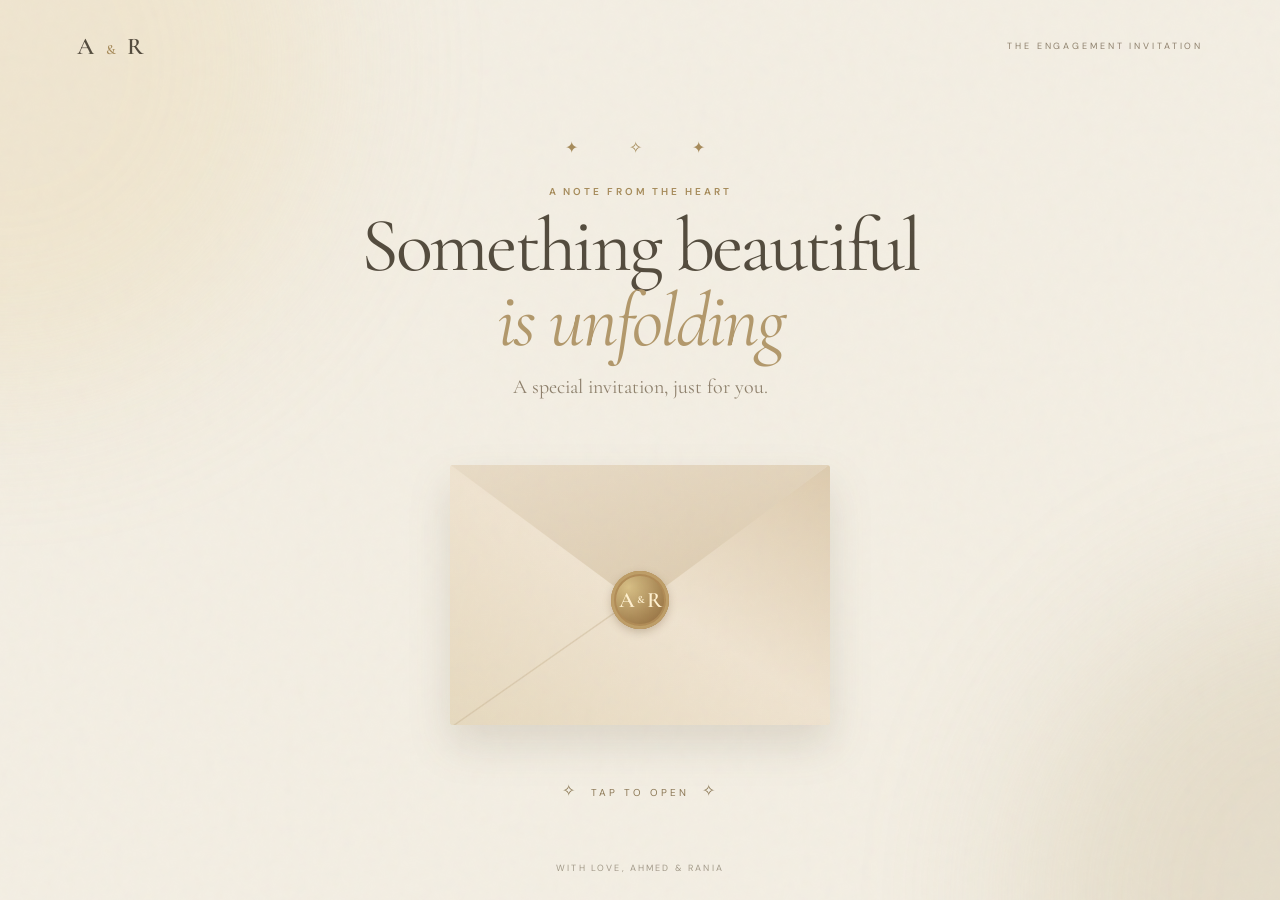
<file: index.html>
<!DOCTYPE html>
<html lang="en">
<head>
  <meta charset="UTF-8" />
  <meta name="viewport" content="width=device-width, initial-scale=1.0" />
  <meta name="theme-color" content="#eee8da" />
  <meta name="description" content="You are warmly invited to celebrate the engagement of Ahmed & Rania." />
  <meta property="og:title" content="Ahmed &amp; Rania | Engagement Celebration" />
  <meta property="og:description" content="Join us to celebrate the engagement of Ahmed &amp; Rania on November 25, 2026." />
  <meta property="og:type" content="website" />
  <meta name="twitter:card" content="summary" />
  <meta name="twitter:title" content="Ahmed &amp; Rania | Engagement Celebration" />
  <title>Ahmed & Rania | Engagement Celebration</title>
  <link rel="preconnect" href="https://fonts.googleapis.com" />
  <link rel="preconnect" href="https://fonts.gstatic.com" crossorigin />
  <link href="https://fonts.googleapis.com/css2?family=Cormorant+Garamond:wght@400;500;600&family=DM+Sans:wght@400;500;600&family=Great+Vibes&display=swap" rel="stylesheet" />
  <link rel="stylesheet" href="styles.css" />
</head>
<body>
  <div class="grain" aria-hidden="true"></div>
  <div class="ambient ambient-a" aria-hidden="true"></div><div class="ambient ambient-b" aria-hidden="true"></div>
  <header class="topbar"><span class="wordmark">A <span>&</span> R</span><span class="topbar-right">THE ENGAGEMENT INVITATION</span></header>
  <main>
    <section class="intro" id="intro" aria-label="Open engagement invitation">
      <div class="tiny-stars" aria-hidden="true">✦ &nbsp; ✧ &nbsp; ✦</div>
      <p class="eyebrow">A NOTE FROM THE HEART</p>
      <h1 class="intro-title">Something beautiful<br /><em>is unfolding</em></h1>
      <p class="intro-description">A special invitation, just for you.</p>
      <button class="envelope-button" id="openInvite" type="button" aria-label="Open engagement invitation">
        <div class="envelope-scene">
          <div class="envelope-back"></div>
          <div class="letter-peek"><span>TO OUR DEAREST</span><strong>Family & Friends</strong><span class="mini-leaf">❧</span></div>
          <div class="envelope-front"></div>
          <div class="envelope-flap"></div>
          <div class="seal">A<span>&</span>R</div>
        </div>
      </button>
      <button id="openText" class="open-label" type="button"><span class="open-spark">✧</span> TAP TO OPEN <span class="open-spark">✧</span></button>
      <div class="intro-bottom">WITH LOVE, AHMED & RANIA</div>
    </section>
    <section class="invitation" id="invitation" aria-label="Ahmed and Rania engagement details" hidden>
      <div class="invitation-paper">
        <svg class="corner corner-tl" viewBox="0 0 160 180" fill="none" aria-hidden="true"><path d="M-2 160C42 131 45 86 51 4M50 107C24 91 13 68 15 35M50 85C69 70 86 51 88 20M48 130C70 127 92 108 100 85M16 68C8 54 12 41 20 32C32 46 32 61 16 68ZM65 59C65 43 76 29 89 25C91 43 85 53 65 59ZM72 117C74 99 88 88 104 85C105 104 94 115 72 117ZM34 116C18 112 7 99 5 83C24 85 36 97 34 116Z" stroke="currentColor" stroke-width="1.2"/><path d="M8 150C52 116 70 71 71 23" stroke="currentColor" stroke-opacity=".3"/></svg>
        <svg class="corner corner-tr" viewBox="0 0 160 180" fill="none" aria-hidden="true"><path d="M-2 160C42 131 45 86 51 4M50 107C24 91 13 68 15 35M50 85C69 70 86 51 88 20M48 130C70 127 92 108 100 85M16 68C8 54 12 41 20 32C32 46 32 61 16 68ZM65 59C65 43 76 29 89 25C91 43 85 53 65 59ZM72 117C74 99 88 88 104 85C105 104 94 115 72 117ZM34 116C18 112 7 99 5 83C24 85 36 97 34 116Z" stroke="currentColor" stroke-width="1.2"/></svg>
        <svg class="corner corner-bl" viewBox="0 0 160 180" fill="none" aria-hidden="true"><path d="M-2 160C42 131 45 86 51 4M50 107C24 91 13 68 15 35M50 85C69 70 86 51 88 20M48 130C70 127 92 108 100 85M16 68C8 54 12 41 20 32C32 46 32 61 16 68ZM65 59C65 43 76 29 89 25C91 43 85 53 65 59ZM72 117C74 99 88 88 104 85C105 104 94 115 72 117ZM34 116C18 112 7 99 5 83C24 85 36 97 34 116Z" stroke="currentColor" stroke-width="1.2"/></svg>
        <svg class="corner corner-br" viewBox="0 0 160 180" fill="none" aria-hidden="true"><path d="M-2 160C42 131 45 86 51 4M50 107C24 91 13 68 15 35M50 85C69 70 86 51 88 20M48 130C70 127 92 108 100 85M16 68C8 54 12 41 20 32C32 46 32 61 16 68ZM65 59C65 43 76 29 89 25C91 43 85 53 65 59ZM72 117C74 99 88 88 104 85C105 104 94 115 72 117ZM34 116C18 112 7 99 5 83C24 85 36 97 34 116Z" stroke="currentColor" stroke-width="1.2"/></svg>
        <div class="invitation-content">
          <div class="monogram">A <span>✦</span> R</div>
          <div class="ornament-line"><i></i> ❦ <i></i></div>
          <p class="greeting">To our chosen family away from home,</p>
          <p class="inviting">we hope you can join us in celebrating the engagement of</p>
          <p class="names">Ahmed <span>&</span> Rania</p>
          <p class="ceremony">ENGAGEMENT CELEBRATION</p>
          <div class="section-break"><span></span>✦<span></span></div>
          <p class="detail-label">TOGETHER WITH OUR LOVED ONES</p>
          <div class="date-block"><span>WEDNESDAY</span><strong>25</strong><span>NOVEMBER <small>2026</small></span></div>
          <p class="time">AT SEVEN O'CLOCK IN THE EVENING</p>
          <p class="venue">Crystal Ballroom</p>
          <p class="hotel">Dusit D2 Hotel</p>
          <a class="map-link" id="mapLink" href="https://maps.app.goo.gl/3QPs6tU9Yv9L352H6" target="_blank" rel="noopener noreferrer">FIND THE VENUE <span aria-hidden="true">↗</span></a>
          <div class="section-break lower"><span></span>✦<span></span></div>
          <p class="rsvp-heading">THE JOY OF YOUR COMPANY</p>
          <p class="rsvp-message">would mean the world to us.</p>
          <p class="rsvp-info">Please RSVP before November 20</p>
          <a class="rsvp-button" href="tel:50495549">RSVP · 5049 5549 <span aria-hidden="true">↗</span></a>
          <p class="closing">We can't wait to celebrate with you.</p>
          <p class="signature">With love, Ahmed & Rania</p>
        </div>
      </div>
      <div class="footer-controls"><button id="replayButton" type="button">↶ &nbsp; REPLAY INVITATION</button><span>MADE WITH LOVE ♡</span></div>
    </section>
  </main>
  <script src="script.js"></script>
</body>
</html>
</file>
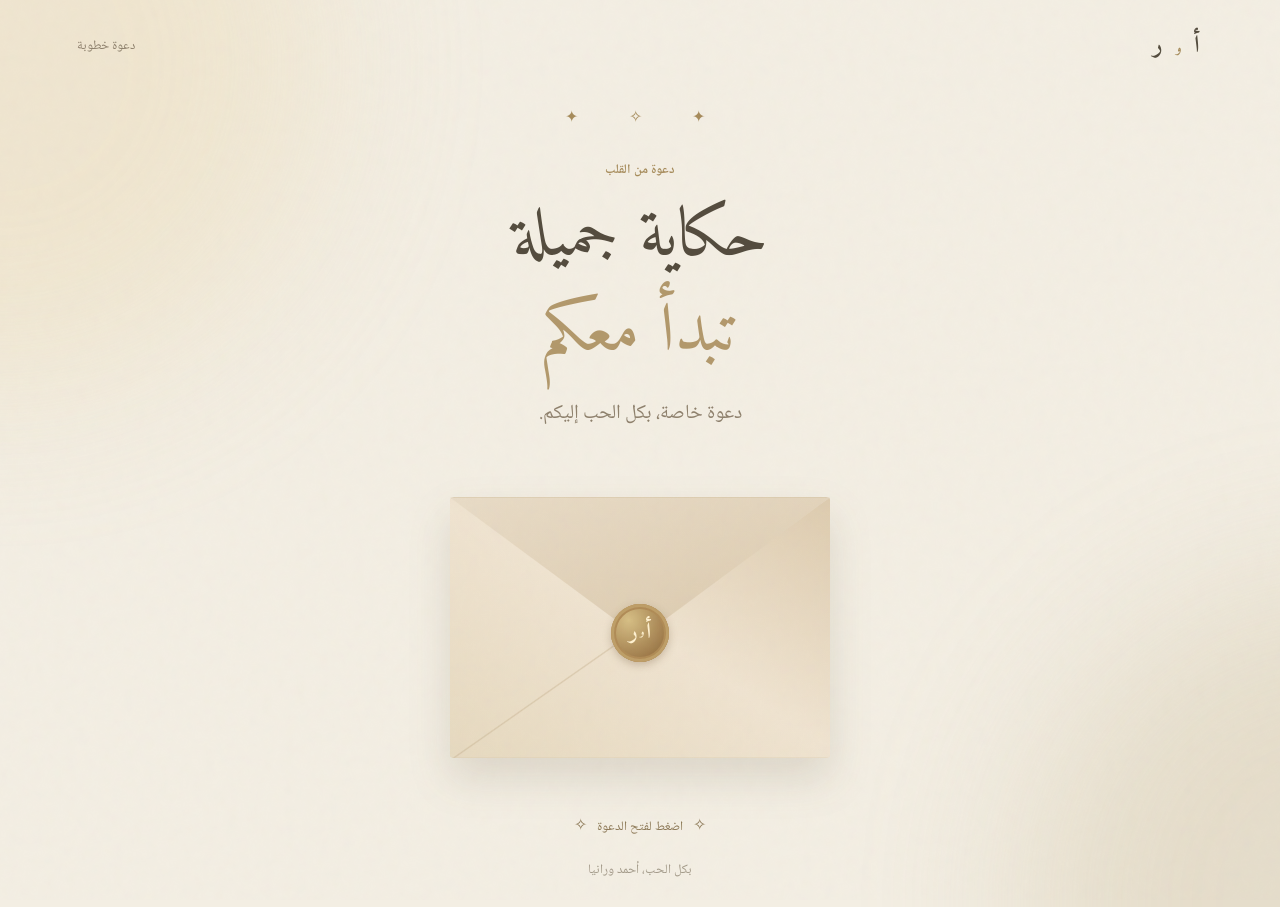
<file: ar.html>
<!DOCTYPE html>
<html lang="ar" dir="rtl">
<head>
  <meta charset="UTF-8" />
  <meta name="viewport" content="width=device-width, initial-scale=1.0" />
  <meta name="theme-color" content="#eee8da" />
  <meta name="description" content="يسعدنا دعوتكم للاحتفال بخطوبة أحمد ورانيا." />
  <meta property="og:title" content="أحمد ورانيا | حفل الخطوبة" />
  <meta property="og:description" content="شاركونا فرحة خطوبة أحمد ورانيا يوم ٢٥ نوفمبر ٢٠٢٦." />
  <meta property="og:type" content="website" />
  <meta name="twitter:card" content="summary" />
  <meta name="twitter:title" content="أحمد ورانيا | حفل الخطوبة" />
  <title>أحمد ورانيا | حفل الخطوبة</title>
  <link rel="preconnect" href="https://fonts.googleapis.com" />
  <link rel="preconnect" href="https://fonts.gstatic.com" crossorigin />
  <link href="https://fonts.googleapis.com/css2?family=Cormorant+Garamond:wght@400;500;600&family=DM+Sans:wght@400;500;600&family=Great+Vibes&display=swap" rel="stylesheet" />
  <link rel="stylesheet" href="styles.css" />
<link href="https://fonts.googleapis.com/css2?family=Amiri:wght@400;700&family=Noto+Naskh+Arabic:wght@400;500;600&display=swap" rel="stylesheet" />
<style>
body{font-family:'Noto Naskh Arabic',serif}
.topbar-right,.eyebrow,.detail-label,.ceremony,.rsvp-heading,.open-label,.intro-bottom,.time,.map-link,.rsvp-button,.footer-controls button,.footer-controls span{letter-spacing:0;font-size:13px}
.intro-title,.wordmark,.letter-peek strong,.monogram,.greeting,.inviting,.date-block,.venue,.hotel,.rsvp-message,.closing{font-family:'Amiri',serif}
.intro-title{line-height:1.4;letter-spacing:0;font-size:clamp(40px,6vw,68px)}
.intro-title em,.greeting,.rsvp-message,.closing{font-style:normal}
.intro-description{font-family:'Noto Naskh Arabic',serif}
.names,.signature{font-family:'Amiri',serif;letter-spacing:0}
.names{font-size:clamp(52px,9vw,88px);line-height:1.6;margin:14px 0 2px;white-space:nowrap}
.names span{font-size:.6em;padding:0 .08em}
.signature{font-size:28px}
.greeting,.inviting{line-height:1.8}
.date-block>span{letter-spacing:0;font-size:21px}
.date-block small{font-family:'Noto Naskh Arabic',serif;letter-spacing:0;font-size:13px}
.date-block strong{font-family:'Amiri',serif;line-height:1.3}
.letter-peek span{font-family:'Noto Naskh Arabic',serif;letter-spacing:0;font-size:11px}
.seal{font-family:'Amiri',serif}
@media(max-width:600px){.names{font-size:clamp(45px,11vw,65px);margin-left:0;margin-right:0}.date-block>span{font-size:17px}.greeting{font-size:22px}.inviting{font-size:21px}.time{font-size:12px}.topbar-right{font-size:12px}.footer-controls button,.footer-controls span{font-size:11px}}
@media(max-width:355px){.date-block>span{font-size:15px}.names{font-size:43px}}
</style>
</head>
<body>
  <div class="grain" aria-hidden="true"></div>
  <div class="ambient ambient-a" aria-hidden="true"></div><div class="ambient ambient-b" aria-hidden="true"></div>
  <header class="topbar"><span class="wordmark">أ <span>و</span> ر</span><span class="topbar-right">دعوة خطوبة</span></header>
  <main>
    <section class="intro" id="intro" aria-label="افتح دعوة الخطوبة">
      <div class="tiny-stars" aria-hidden="true">✦ &nbsp; ✧ &nbsp; ✦</div>
      <p class="eyebrow">دعوة من القلب</p>
      <h1 class="intro-title">حكاية جميلة<br /><em>تبدأ معكم</em></h1>
      <p class="intro-description">دعوة خاصة، بكل الحب إليكم.</p>
      <button class="envelope-button" id="openInvite" type="button" aria-label="افتح دعوة الخطوبة">
        <div class="envelope-scene">
          <div class="envelope-back"></div>
          <div class="letter-peek"><span>إلى أحبّتنا</span><strong>الأهل والأصدقاء</strong><span class="mini-leaf">❧</span></div>
          <div class="envelope-front"></div>
          <div class="envelope-flap"></div>
          <div class="seal">أ<span>و</span>ر</div>
        </div>
      </button>
      <button id="openText" class="open-label" type="button"><span class="open-spark">✧</span> اضغط لفتح الدعوة <span class="open-spark">✧</span></button>
      <div class="intro-bottom">بكل الحب، أحمد ورانيا</div>
    </section>
    <section class="invitation" id="invitation" aria-label="تفاصيل حفل خطوبة أحمد ورانيا" hidden>
      <div class="invitation-paper">
        <svg class="corner corner-tl" viewBox="0 0 160 180" fill="none" aria-hidden="true"><path d="M-2 160C42 131 45 86 51 4M50 107C24 91 13 68 15 35M50 85C69 70 86 51 88 20M48 130C70 127 92 108 100 85M16 68C8 54 12 41 20 32C32 46 32 61 16 68ZM65 59C65 43 76 29 89 25C91 43 85 53 65 59ZM72 117C74 99 88 88 104 85C105 104 94 115 72 117ZM34 116C18 112 7 99 5 83C24 85 36 97 34 116Z" stroke="currentColor" stroke-width="1.2"/><path d="M8 150C52 116 70 71 71 23" stroke="currentColor" stroke-opacity=".3"/></svg>
        <svg class="corner corner-tr" viewBox="0 0 160 180" fill="none" aria-hidden="true"><path d="M-2 160C42 131 45 86 51 4M50 107C24 91 13 68 15 35M50 85C69 70 86 51 88 20M48 130C70 127 92 108 100 85M16 68C8 54 12 41 20 32C32 46 32 61 16 68ZM65 59C65 43 76 29 89 25C91 43 85 53 65 59ZM72 117C74 99 88 88 104 85C105 104 94 115 72 117ZM34 116C18 112 7 99 5 83C24 85 36 97 34 116Z" stroke="currentColor" stroke-width="1.2"/></svg>
        <svg class="corner corner-bl" viewBox="0 0 160 180" fill="none" aria-hidden="true"><path d="M-2 160C42 131 45 86 51 4M50 107C24 91 13 68 15 35M50 85C69 70 86 51 88 20M48 130C70 127 92 108 100 85M16 68C8 54 12 41 20 32C32 46 32 61 16 68ZM65 59C65 43 76 29 89 25C91 43 85 53 65 59ZM72 117C74 99 88 88 104 85C105 104 94 115 72 117ZM34 116C18 112 7 99 5 83C24 85 36 97 34 116Z" stroke="currentColor" stroke-width="1.2"/></svg>
        <svg class="corner corner-br" viewBox="0 0 160 180" fill="none" aria-hidden="true"><path d="M-2 160C42 131 45 86 51 4M50 107C24 91 13 68 15 35M50 85C69 70 86 51 88 20M48 130C70 127 92 108 100 85M16 68C8 54 12 41 20 32C32 46 32 61 16 68ZM65 59C65 43 76 29 89 25C91 43 85 53 65 59ZM72 117C74 99 88 88 104 85C105 104 94 115 72 117ZM34 116C18 112 7 99 5 83C24 85 36 97 34 116Z" stroke="currentColor" stroke-width="1.2"/></svg>
        <div class="invitation-content">
          <div class="monogram">أ <span>✦</span> ر</div>
          <div class="ornament-line"><i></i> ❦ <i></i></div>
          <p class="greeting">إلى أهلنا الذين جمعتنا بهم الغربة،</p>
          <p class="inviting">يسعدنا أن تشاركونا فرحة خطوبة</p>
          <p class="names">أحمد <span>و</span> رانيا</p>
          <p class="ceremony">حفل الخطوبة</p>
          <div class="section-break"><span></span>✦<span></span></div>
          <p class="detail-label">بصحبة أهلنا وأحبّتنا</p>
          <div class="date-block"><span>الأربعاء</span><strong>٢٥</strong><span>نوفمبر <small>٢٠٢٦</small></span></div>
          <p class="time">في تمام الساعة السابعة مساءً</p>
          <p class="venue">قاعة كريستال</p>
          <p class="hotel">فندق دوسيت دي ٢</p>
          <a class="map-link" id="mapLink" href="https://maps.app.goo.gl/3QPs6tU9Yv9L352H6" target="_blank" rel="noopener noreferrer">موقع الحفل <span aria-hidden="true">↗</span></a>
          <div class="section-break lower"><span></span>✦<span></span></div>
          <p class="rsvp-heading">فرحتنا تكتمل بحضوركم</p>
          <p class="rsvp-message">ومشاركتكم تعني لنا الكثير.</p>
          <p class="rsvp-info">يرجى تأكيد الحضور قبل ٢٠ نوفمبر</p>
          <a class="rsvp-button" href="tel:50495549">تأكيد الحضور · <bdi dir="ltr">5049 5549</bdi> <span aria-hidden="true">↗</span></a>
          <p class="closing">نتطلّع للاحتفال معكم.</p>
          <p class="signature">بكل الحب، أحمد ورانيا</p>
        </div>
      </div>
      <div class="footer-controls"><button id="replayButton" type="button">↶ &nbsp; إعادة فتح الدعوة</button><span>صُنعت بحب ♡</span></div>
    </section>
  </main>
  <script src="script.js"></script>
</body>
</html>
</file>
<file: styles.css>
:root{--ivory:#f3eee3;--paper:#fffcf5;--gold:#a68b5a;--gold-soft:#cbb98c;--ink:#534b3d;--muted:#8e806c}*{box-sizing:border-box}html{scroll-behavior:smooth}body{margin:0;background:var(--ivory);color:var(--ink);font-family:'DM Sans',Arial,sans-serif;overflow-x:hidden;min-height:100svh}.grain{pointer-events:none;position:fixed;inset:0;z-index:20;opacity:.12;background-image:url("data:image/svg+xml,%3Csvg viewBox='0 0 120 120' xmlns='http://www.w3.org/2000/svg'%3E%3Cfilter id='n'%3E%3CfeTurbulence type='fractalNoise' baseFrequency='.65' numOctaves='3' stitchTiles='stitch'/%3E%3C/filter%3E%3Crect width='100%25' height='100%25' filter='url(%23n)' opacity='.23'/%3E%3C/svg%3E")}.ambient{position:fixed;width:50vw;height:50vw;border-radius:50%;filter:blur(85px);pointer-events:none;z-index:-1;opacity:.28}.ambient-a{top:-20vw;left:-25vw;background:#e7d19e}.ambient-b{right:-30vw;bottom:-25vw;background:#c3b38d}.topbar{position:absolute;top:0;left:0;right:0;height:92px;display:flex;align-items:center;justify-content:space-between;padding:0 clamp(25px,6vw,90px);z-index:11}.wordmark{font-family:'Cormorant Garamond',serif;font-size:24px;letter-spacing:.12em;font-weight:600}.wordmark span{font-size:14px;color:var(--gold)}.topbar-right{font-size:9px;letter-spacing:.32em;color:var(--muted)}button{font:inherit;cursor:pointer}.intro{min-height:100svh;display:flex;flex-direction:column;align-items:center;justify-content:center;text-align:center;position:relative;padding:105px 20px 55px}.tiny-stars{font-size:16px;color:var(--gold);letter-spacing:.6em}.eyebrow,.detail-label,.ceremony,.rsvp-heading{letter-spacing:.29em;font-size:10px;color:var(--gold);font-weight:600}.eyebrow{margin:27px 0 10px}.intro-title{font-family:'Cormorant Garamond',Georgia,serif;font-weight:400;font-size:clamp(43px,6vw,78px);line-height:.98;margin:0;letter-spacing:-.035em}.intro-title em{font-weight:400;color:#b2986b}.intro-description{font-family:'Cormorant Garamond',serif;color:var(--muted);font-size:20px;margin:16px 0 30px}.envelope-button{border:0;background:transparent;padding:36px 20px 5px;outline-offset:6px;transform:translateZ(0)}.envelope-scene{width:min(70vw,380px);aspect-ratio:1.46;position:relative;filter:drop-shadow(0 20px 20px rgba(88,70,46,.14));transition:transform .6s ease;perspective:900px}.envelope-button:hover .envelope-scene{transform:translateY(-7px)}.envelope-back,.envelope-front,.envelope-flap,.letter-peek,.seal{position:absolute}.envelope-back{inset:0;background:linear-gradient(145deg,#f4ebdc,#dfd0b5);border:1px solid #d4c4a5;border-radius:4px}.letter-peek{width:78%;height:86%;left:11%;top:7%;background:#fffaf0;border:1px solid #d9cba9;display:flex;flex-direction:column;justify-content:center;align-items:center;gap:10px;box-shadow:0 2px 12px #796b4a19;z-index:2;transition:transform 1.45s cubic-bezier(.19,1,.22,1) .55s}.letter-peek span{font-size:8px;letter-spacing:.2em;color:var(--gold)}.letter-peek strong{font-family:'Cormorant Garamond',serif;font-size:clamp(16px,3vw,27px);font-weight:400}.letter-peek .mini-leaf{font-size:30px;color:var(--gold)}.envelope-front{inset:0;background:linear-gradient(32deg,#e6d9bf 0%,#efe3d0 50%,#ddcbae 100%);clip-path:polygon(0 0,50% 49%,100% 0,100% 100%,0 100%);z-index:3;border-radius:3px}.envelope-front:after{content:"";position:absolute;inset:0;background:linear-gradient(145deg,transparent 49.7%,#c7b391 50%,transparent 50.3%);opacity:.5}.envelope-flap{inset:0;background:linear-gradient(165deg,#e8dbc6,#d4c09f);clip-path:polygon(0 0,100% 0,50% 54%);transform-origin:center top;z-index:5;transition:transform .85s ease;backface-visibility:hidden}.seal{height:58px;width:58px;left:calc(50% - 29px);top:calc(52% - 29px);z-index:6;border-radius:50%;display:flex;align-items:center;justify-content:center;background:radial-gradient(circle at 30% 28%,#d7bf85,#987343 76%);box-shadow:inset 0 0 0 3px #be9e67,inset 0 0 0 5px #b08b56,0 3px 9px #7c603f55;color:#fff1d0;font-family:'Cormorant Garamond',serif;font-weight:600;font-size:22px;transition:opacity .4s,transform .5s}.seal span{font-size:11px;padding:0 2px}.opening .envelope-flap{transform:rotateX(180deg);z-index:1}.opening .seal{opacity:0;transform:scale(.8)}.opening .letter-peek{transform:translateY(-61%);transition-delay:.6s}.opening .envelope-scene{transform:translateY(20px) scale(1.04)}.open-label{border:0;background:transparent;color:#8c7855;font-size:10px;letter-spacing:.3em;margin-top:38px;padding:12px 16px;transition:color .2s}.open-label:hover{color:#544324}.open-spark{font-size:16px;padding:0 7px}.intro-bottom{position:absolute;bottom:26px;color:#a39a89;font-size:9px;letter-spacing:.24em}.invitation{min-height:100svh;padding:112px 20px 35px;animation:fadeIn .9s both}.invitation[hidden]{display:none}.invitation-paper{max-width:720px;margin:auto;background:var(--paper);min-height:980px;position:relative;box-shadow:0 30px 100px #67563c22,0 0 0 1px #e2d5b9;overflow:hidden}.invitation-paper:before{content:"";position:absolute;inset:14px;border:1px solid #c4ad7a70;pointer-events:none}.invitation-paper:after{content:"";position:absolute;inset:22px;border:1px solid #d9c9a752;pointer-events:none}.corner{position:absolute;color:#af986b;width:150px;height:165px;opacity:.69;pointer-events:none}.corner-tl{top:21px;left:22px}.corner-tr{top:21px;right:22px;transform:scaleX(-1)}.corner-bl{bottom:20px;left:22px;transform:scaleY(-1)}.corner-br{bottom:20px;right:22px;transform:scale(-1)}.invitation-content{position:relative;z-index:1;text-align:center;margin:auto;max-width:570px;padding:84px 48px 82px}.monogram{font-family:'Cormorant Garamond',serif;font-size:30px;letter-spacing:.19em;color:#927949}.monogram span{font-size:12px;vertical-align:middle}.ornament-line{color:var(--gold);display:flex;align-items:center;justify-content:center;gap:13px;font-size:19px;margin:12px auto 37px}.ornament-line i{width:42px;border-top:1px solid #cbb68f}.greeting,.inviting{font-family:'Cormorant Garamond',serif;line-height:1.35}.greeting{font-size:clamp(23px,3.2vw,29px);margin:0 0 8px;font-style:italic;color:#897555}.inviting{font-size:clamp(19px,2.8vw,24px);max-width:390px;margin:0 auto 18px}.names{font-family:'Great Vibes','Cormorant Garamond',cursive;font-size:clamp(63px,11vw,105px);line-height:1.25;margin:14px -30px 2px;color:#866d44}.names span{font-size:.55em;padding:0 .1em}.ceremony{margin:10px 0 25px;font-size:11px}.section-break{display:flex;align-items:center;justify-content:center;gap:16px;color:#b39b6a;font-size:12px}.section-break span{width:64px;border-top:1px solid #cbb990}.detail-label{font-size:9px;margin:34px 0 20px}.date-block{display:flex;align-items:center;justify-content:center;gap:23px;font-family:'Cormorant Garamond',serif}.date-block>span{font-size:19px;letter-spacing:.07em;max-width:105px;min-width:105px}.date-block strong{font-size:94px;line-height:.9;font-weight:400;border-left:1px solid #d7c49e;border-right:1px solid #d7c49e;padding:0 24px}.date-block small{display:block;color:var(--gold);font-family:'DM Sans',sans-serif;font-size:10px;letter-spacing:.17em;margin-top:6px}.time{font-size:10px;letter-spacing:.13em;color:#8c7b63;margin:22px 0 32px}.venue{font-family:'Cormorant Garamond',serif;font-size:37px;margin:0;line-height:1}.hotel{font-family:'Cormorant Garamond',serif;font-size:24px;margin:7px 0 15px}.map-link{font-size:10px;text-decoration:none;color:#9a7a45;letter-spacing:.2em;border-bottom:1px solid #bea77d;padding:6px 1px}.map-link span{font-size:16px}.lower{margin:43px 0 31px}.rsvp-heading{font-size:10px;margin:0 0 6px}.rsvp-message{font-family:'Cormorant Garamond',serif;font-size:26px;font-style:italic;margin:0 0 20px}.rsvp-info{font-size:12px;color:#8b7b62;margin:0 0 17px}.rsvp-button{display:inline-flex;align-items:center;gap:18px;background:#958054;padding:14px 22px;color:white;text-decoration:none;font-size:10px;letter-spacing:.17em;transition:background .2s,transform .2s}.rsvp-button:hover{background:#6a5937;transform:translateY(-2px)}.rsvp-button span{font-size:17px}.closing{font-family:'Cormorant Garamond',serif;font-style:italic;font-size:22px;margin:43px 0 7px}.signature{font-family:'Great Vibes',cursive;font-size:31px;color:#967849;margin:0}.footer-controls{max-width:720px;margin:24px auto 0;display:flex;justify-content:space-between;align-items:center;gap:12px}.footer-controls button,.footer-controls span{border:0;background:transparent;color:#85765c;letter-spacing:.16em;font-size:9px;padding:10px 0}.footer-controls button:hover{text-decoration:underline}@keyframes fadeIn{from{opacity:0;transform:translateY(24px)}to{opacity:1;transform:translateY(0)}}@media(max-width:600px){.topbar{height:70px;padding:0 22px}.topbar-right{font-size:8px;letter-spacing:.14em}.intro-title{font-size:52px}.envelope-scene{width:min(80vw,360px)}.invitation{padding:76px 12px 25px}.invitation-paper:before{inset:9px}.invitation-paper:after{inset:15px}.corner{width:100px;height:110px}.corner-tl{top:15px;left:12px}.corner-tr{top:15px;right:12px}.corner-bl{bottom:15px;left:12px}.corner-br{bottom:15px;right:12px}.invitation-content{padding:64px 24px 60px}.monogram{font-size:24px}.ornament-line{margin-bottom:29px}.greeting{font-size:22px}.inviting{font-size:20px}.names{font-size:clamp(54px,13vw,83px);margin-left:-18px;margin-right:-18px}.ceremony{font-size:9px}.date-block{gap:8px}.date-block>span{font-size:14px;min-width:74px;max-width:74px}.date-block strong{font-size:66px;padding:0 11px}.time{font-size:9px}.venue{font-size:31px}.hotel{font-size:22px}.footer-controls{padding:0 8px}}@media(max-width:355px){.date-block>span{min-width:62px;max-width:62px;font-size:12px}.date-block strong{font-size:60px}.invitation-content{padding-left:19px;padding-right:19px}.names{font-size:55px}}@media(prefers-reduced-motion:reduce){*,*:before,*:after{animation-duration:.01ms!important;transition-duration:.01ms!important;scroll-behavior:auto!important}}

/* Keep the date centered with enough room for the weekday and numeral. */
.date-block{
  display:grid;
  grid-template-columns:minmax(0,1fr) auto minmax(0,1fr);
  gap:12px;
  width:100%;
  max-width:420px;
  margin:8px auto 0;
  align-items:center;
}
.date-block>span{
  min-width:0;
  max-width:none;
  font-size:clamp(12px,2.5vw,19px);
  letter-spacing:.04em;
  white-space:nowrap;
}
.date-block strong{
  display:block;
  flex-shrink:0;
  font-size:84px;
  line-height:1.15;
  padding:4px 18px 8px;
}
@media(max-width:600px){
  .date-block{gap:8px;max-width:340px}
  .date-block>span{font-size:clamp(11px,2.9vw,14px);letter-spacing:.02em}
  .date-block strong{font-size:66px;padding:4px 12px 8px}
}
@media(max-width:355px){
  .date-block{gap:5px}
  .date-block>span{font-size:10px}
  .date-block strong{font-size:58px;padding:4px 9px 8px}
}
</file>
